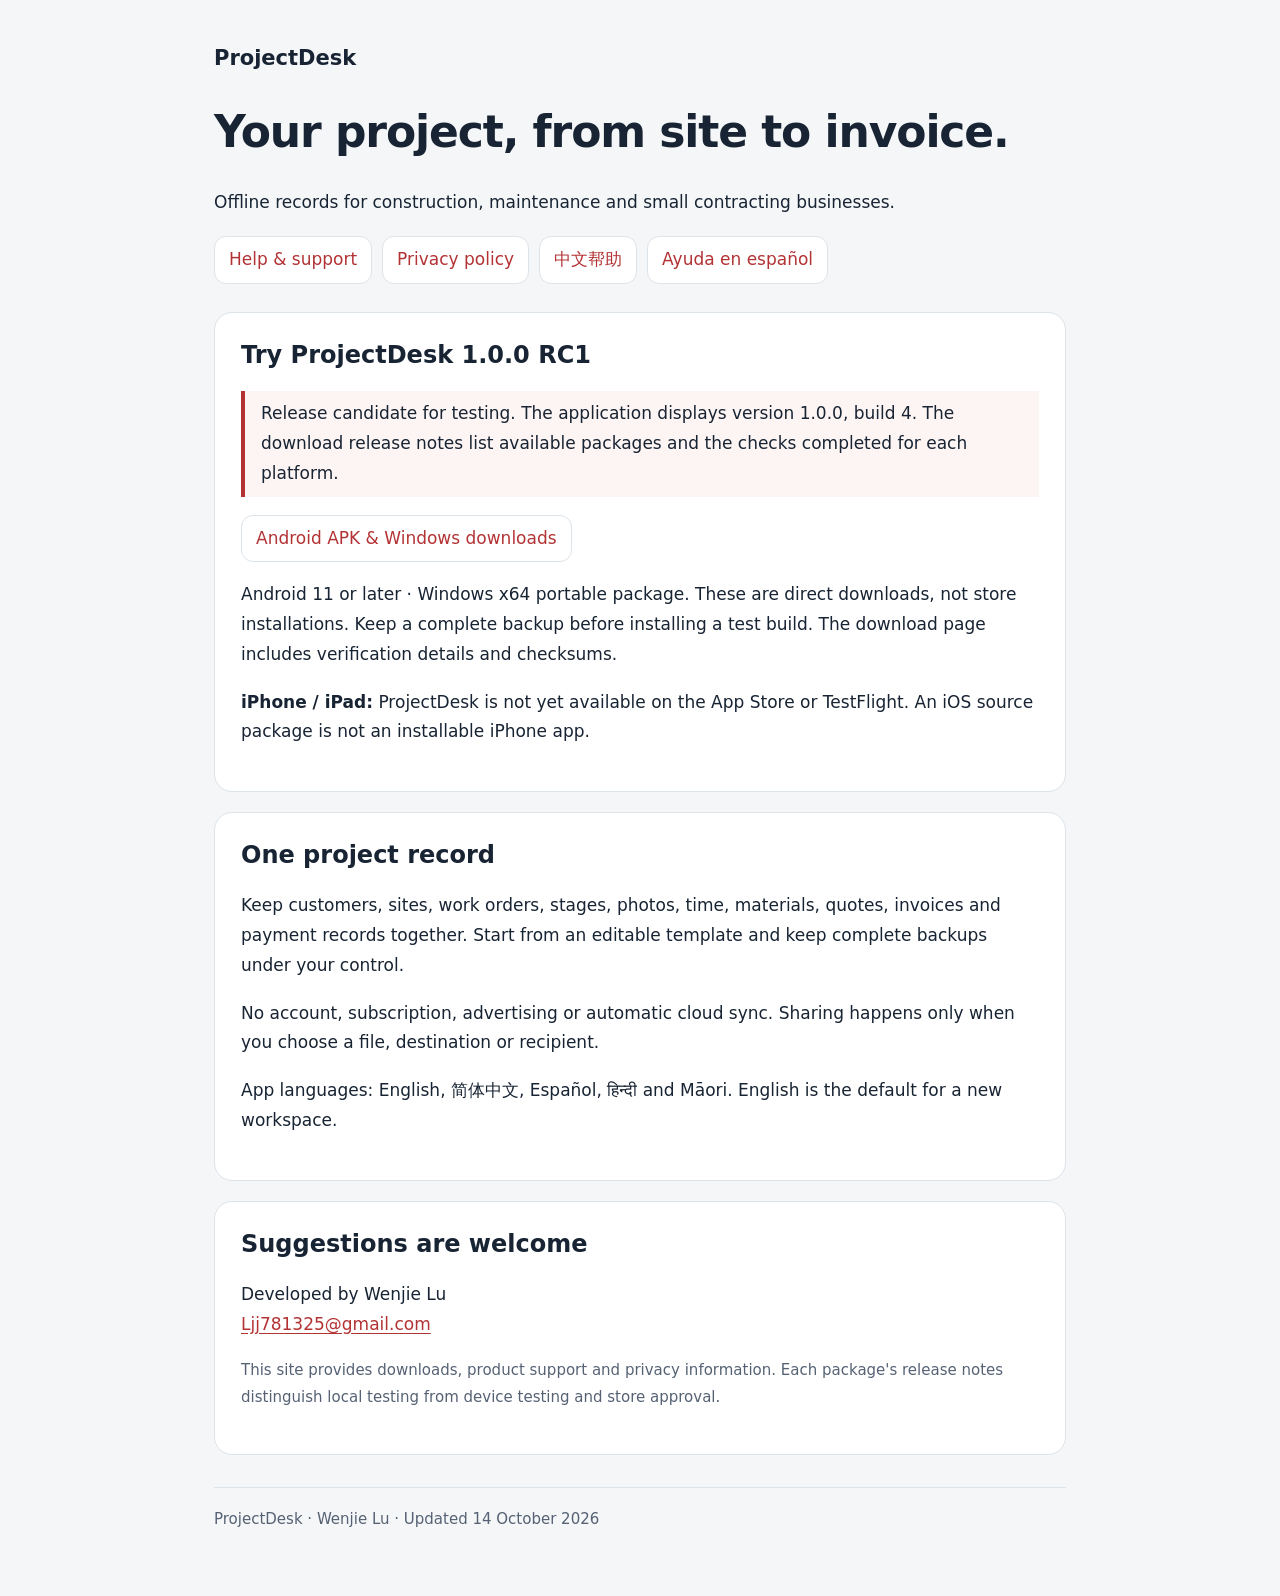
<file: index.html>
<!doctype html><html lang="en"><head><meta charset="utf-8"><meta name="viewport" content="width=device-width,initial-scale=1"><meta name="description" content="ProjectDesk downloads, help and privacy information for offline construction project records."><title>ProjectDesk — Downloads, help and privacy</title><link rel="stylesheet" href="style.css"></head><body><main><header><a class="brand" href="index.html">ProjectDesk</a><h1>Your project, from site to invoice.</h1><p>Offline records for construction, maintenance and small contracting businesses.</p><nav aria-label="Pages"><a href="support.html">Help &amp; support</a><a href="privacy.html">Privacy policy</a><a href="support.html#zh">中文帮助</a><a href="support.html#es">Ayuda en español</a></nav></header><section><h2>Try ProjectDesk 1.0.0 RC1</h2><p class="callout">Release candidate for testing. The application displays version 1.0.0, build 4. The download release notes list available packages and the checks completed for each platform.</p><nav aria-label="Downloads"><a href="https://github.com/luwenjieph-cyber/ProjectDesk-Downloads/releases/tag/v1.0.0-rc.1">Android APK &amp; Windows downloads</a></nav><p>Android 11 or later · Windows x64 portable package. These are direct downloads, not store installations. Keep a complete backup before installing a test build. The download page includes verification details and checksums.</p><p><strong>iPhone / iPad:</strong> ProjectDesk is not yet available on the App Store or TestFlight. An iOS source package is not an installable iPhone app.</p></section><section><h2>One project record</h2><p>Keep customers, sites, work orders, stages, photos, time, materials, quotes, invoices and payment records together. Start from an editable template and keep complete backups under your control.</p><p>No account, subscription, advertising or automatic cloud sync. Sharing happens only when you choose a file, destination or recipient.</p><p>App languages: English, 简体中文, Español, हिन्दी and Māori. English is the default for a new workspace.</p></section><section><h2>Suggestions are welcome</h2><p>Developed by Wenjie Lu<br><a href="mailto:Ljj781325@gmail.com">Ljj781325@gmail.com</a></p><p class="muted">This site provides downloads, product support and privacy information. Each package's release notes distinguish local testing from device testing and store approval.</p></section><footer>ProjectDesk · Wenjie Lu · Updated 14 October 2026</footer></main></body></html>
</file>
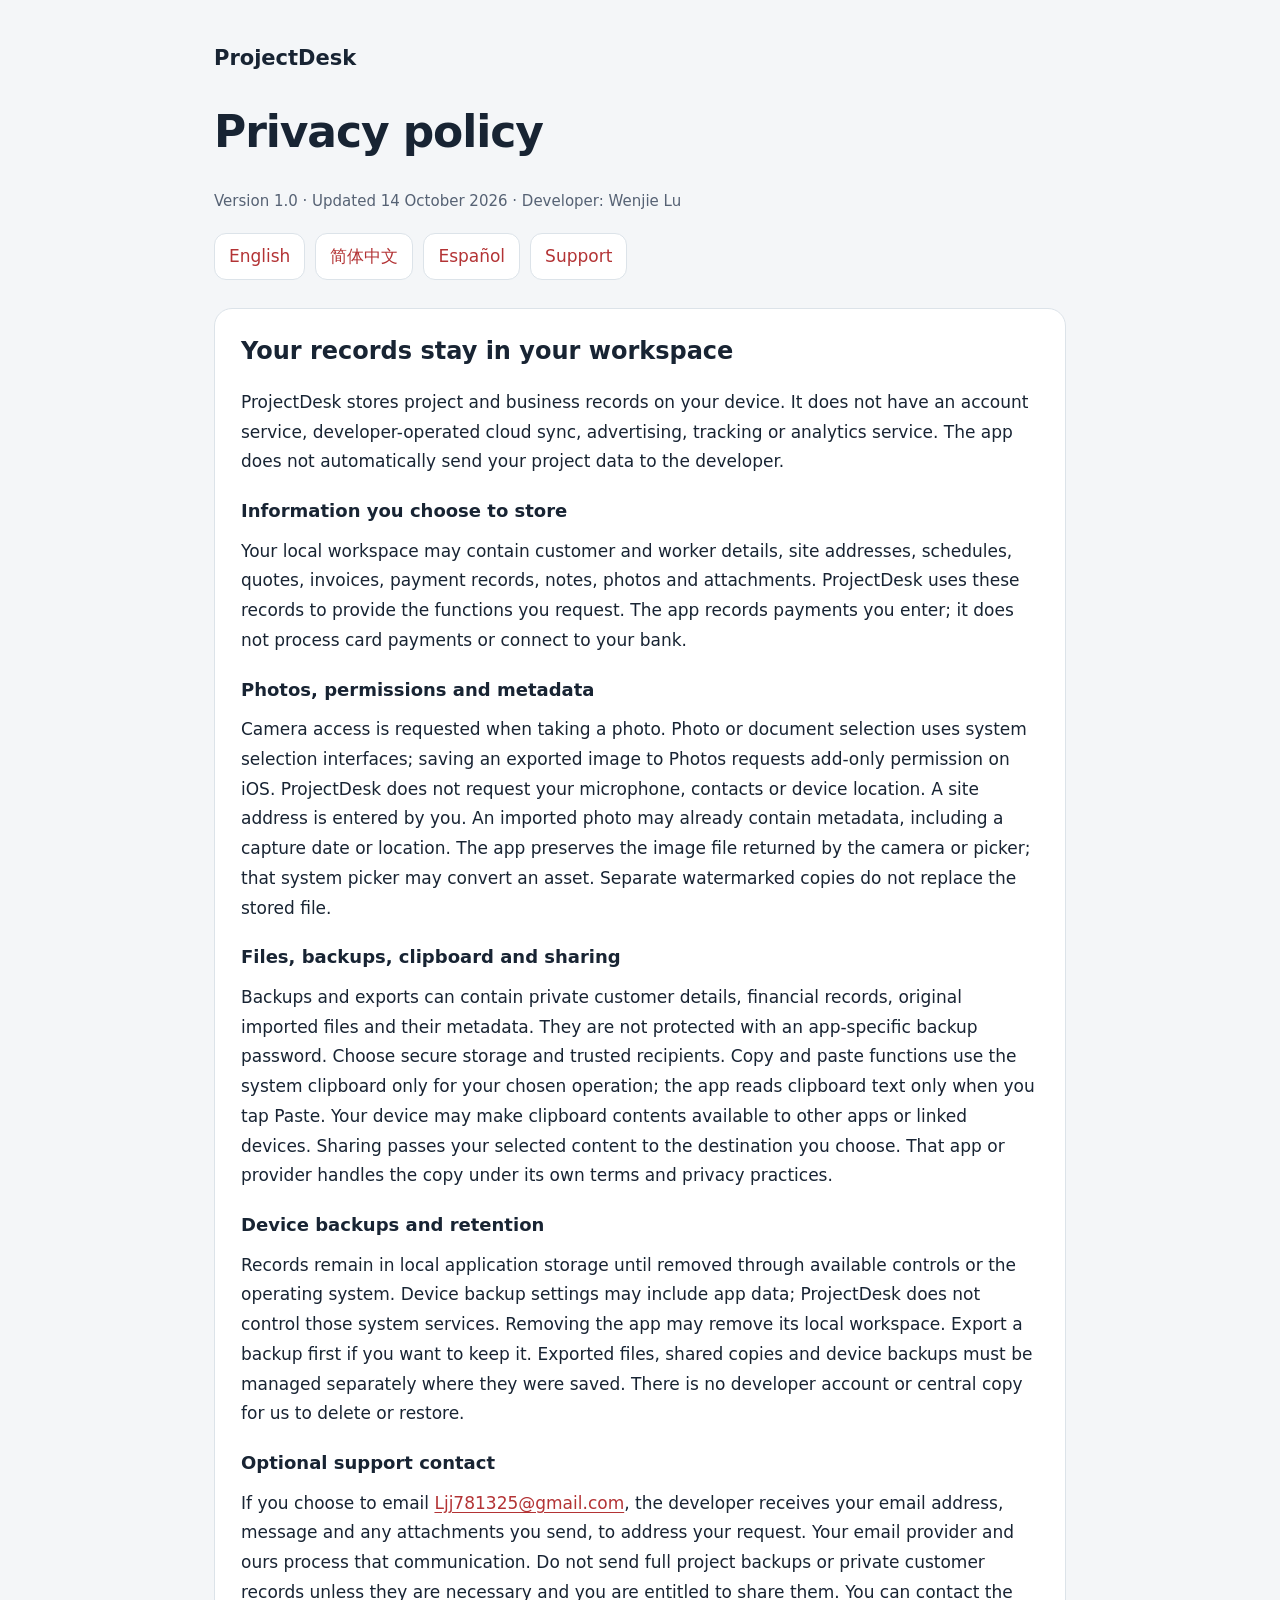
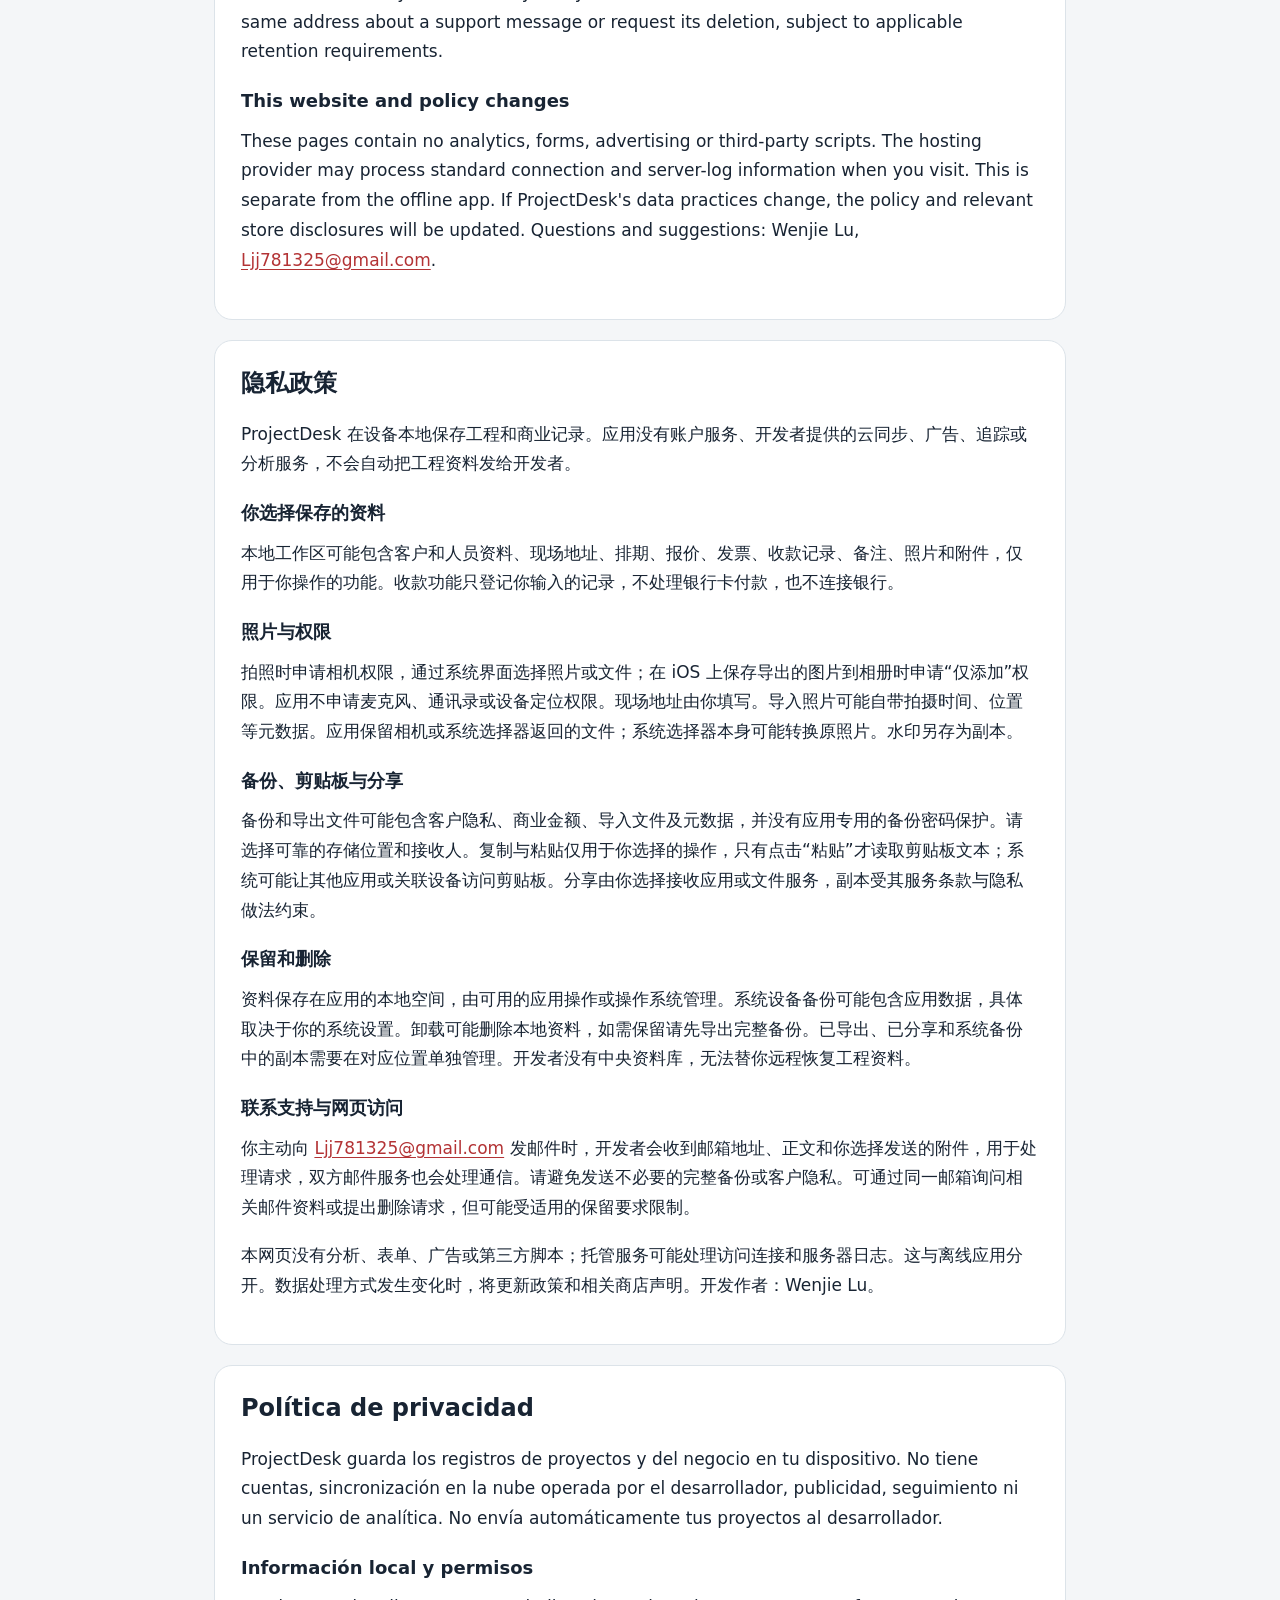
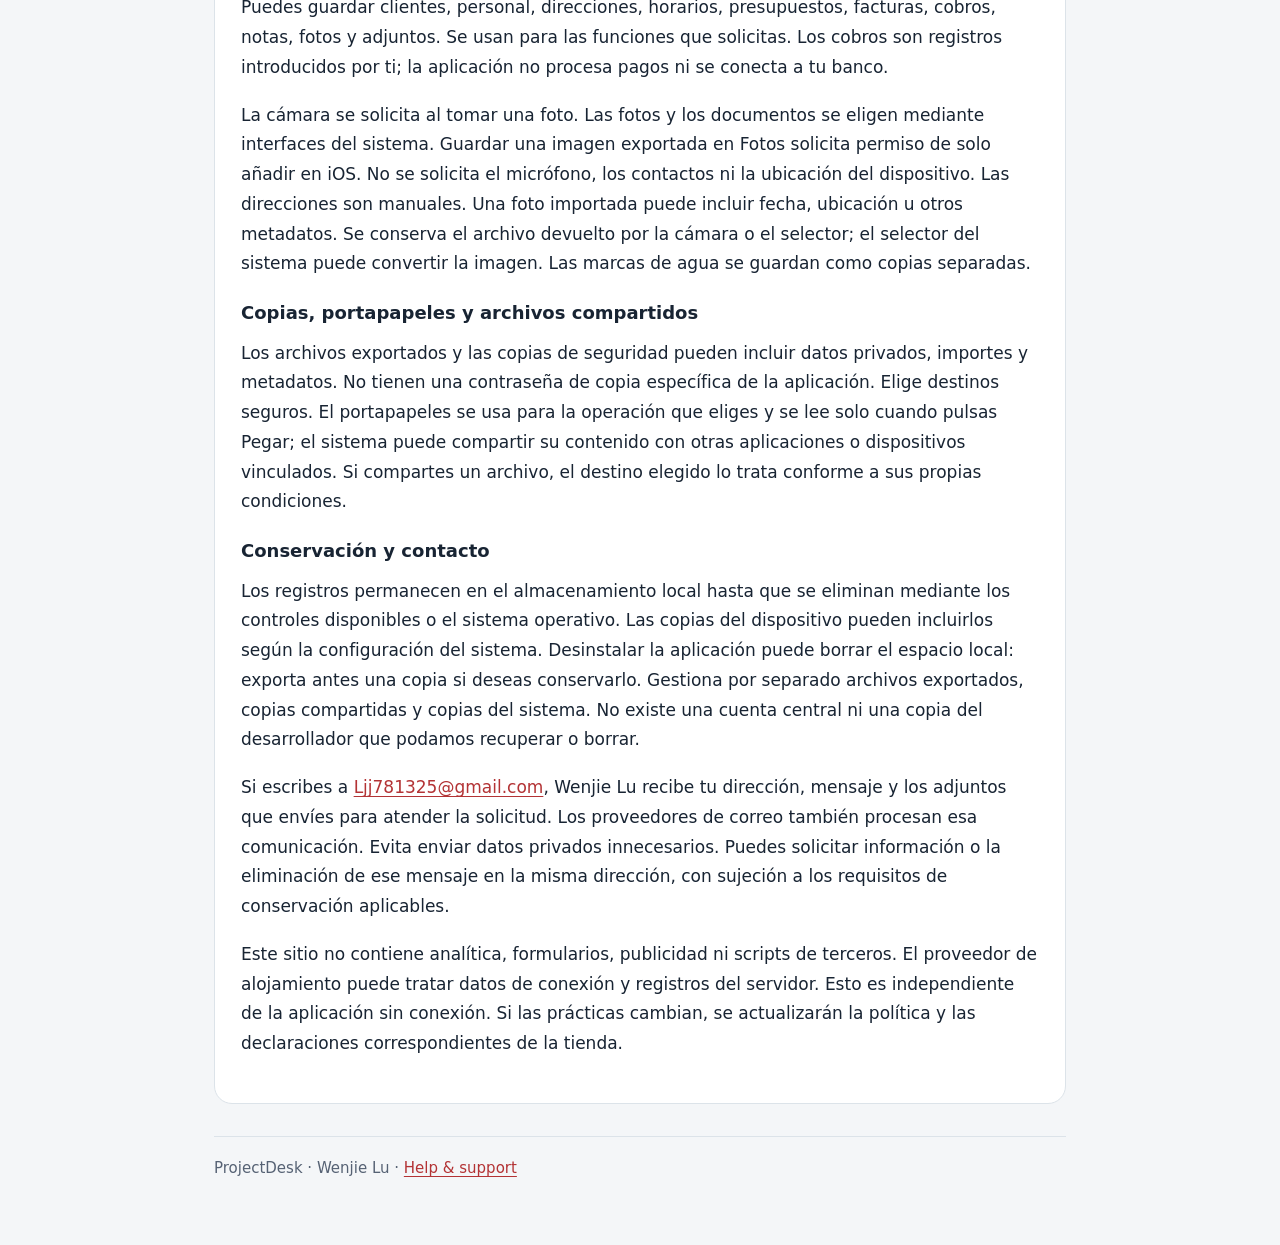
<file: privacy.html>
<!doctype html><html lang="en"><head><meta charset="utf-8"><meta name="viewport" content="width=device-width,initial-scale=1"><meta name="description" content="ProjectDesk privacy policy: local project records, explicit sharing and optional support contact."><title>ProjectDesk — Privacy policy</title><link rel="stylesheet" href="style.css"></head><body><main><header><a class="brand" href="index.html">ProjectDesk</a><h1>Privacy policy</h1><p class="muted">Version 1.0 · Updated 14 October 2026 · Developer: Wenjie Lu</p><nav aria-label="Language"><a href="#en">English</a><a href="#zh">简体中文</a><a href="#es">Español</a><a href="support.html">Support</a></nav></header>
<section id="en" lang="en"><h2>Your records stay in your workspace</h2><p>ProjectDesk stores project and business records on your device. It does not have an account service, developer-operated cloud sync, advertising, tracking or analytics service. The app does not automatically send your project data to the developer.</p><h3>Information you choose to store</h3><p>Your local workspace may contain customer and worker details, site addresses, schedules, quotes, invoices, payment records, notes, photos and attachments. ProjectDesk uses these records to provide the functions you request. The app records payments you enter; it does not process card payments or connect to your bank.</p><h3>Photos, permissions and metadata</h3><p>Camera access is requested when taking a photo. Photo or document selection uses system selection interfaces; saving an exported image to Photos requests add-only permission on iOS. ProjectDesk does not request your microphone, contacts or device location. A site address is entered by you. An imported photo may already contain metadata, including a capture date or location. The app preserves the image file returned by the camera or picker; that system picker may convert an asset. Separate watermarked copies do not replace the stored file.</p><h3>Files, backups, clipboard and sharing</h3><p>Backups and exports can contain private customer details, financial records, original imported files and their metadata. They are not protected with an app-specific backup password. Choose secure storage and trusted recipients. Copy and paste functions use the system clipboard only for your chosen operation; the app reads clipboard text only when you tap Paste. Your device may make clipboard contents available to other apps or linked devices. Sharing passes your selected content to the destination you choose. That app or provider handles the copy under its own terms and privacy practices.</p><h3>Device backups and retention</h3><p>Records remain in local application storage until removed through available controls or the operating system. Device backup settings may include app data; ProjectDesk does not control those system services. Removing the app may remove its local workspace. Export a backup first if you want to keep it. Exported files, shared copies and device backups must be managed separately where they were saved. There is no developer account or central copy for us to delete or restore.</p><h3>Optional support contact</h3><p>If you choose to email <a href="mailto:Ljj781325@gmail.com">Ljj781325@gmail.com</a>, the developer receives your email address, message and any attachments you send, to address your request. Your email provider and ours process that communication. Do not send full project backups or private customer records unless they are necessary and you are entitled to share them. You can contact the same address about a support message or request its deletion, subject to applicable retention requirements.</p><h3>This website and policy changes</h3><p>These pages contain no analytics, forms, advertising or third-party scripts. The hosting provider may process standard connection and server-log information when you visit. This is separate from the offline app. If ProjectDesk's data practices change, the policy and relevant store disclosures will be updated. Questions and suggestions: Wenjie Lu, <a href="mailto:Ljj781325@gmail.com">Ljj781325@gmail.com</a>.</p></section>
<section id="zh" lang="zh-Hans"><h2>隐私政策</h2><p>ProjectDesk 在设备本地保存工程和商业记录。应用没有账户服务、开发者提供的云同步、广告、追踪或分析服务，不会自动把工程资料发给开发者。</p><h3>你选择保存的资料</h3><p>本地工作区可能包含客户和人员资料、现场地址、排期、报价、发票、收款记录、备注、照片和附件，仅用于你操作的功能。收款功能只登记你输入的记录，不处理银行卡付款，也不连接银行。</p><h3>照片与权限</h3><p>拍照时申请相机权限，通过系统界面选择照片或文件；在 iOS 上保存导出的图片到相册时申请“仅添加”权限。应用不申请麦克风、通讯录或设备定位权限。现场地址由你填写。导入照片可能自带拍摄时间、位置等元数据。应用保留相机或系统选择器返回的文件；系统选择器本身可能转换原照片。水印另存为副本。</p><h3>备份、剪贴板与分享</h3><p>备份和导出文件可能包含客户隐私、商业金额、导入文件及元数据，并没有应用专用的备份密码保护。请选择可靠的存储位置和接收人。复制与粘贴仅用于你选择的操作，只有点击“粘贴”才读取剪贴板文本；系统可能让其他应用或关联设备访问剪贴板。分享由你选择接收应用或文件服务，副本受其服务条款与隐私做法约束。</p><h3>保留和删除</h3><p>资料保存在应用的本地空间，由可用的应用操作或操作系统管理。系统设备备份可能包含应用数据，具体取决于你的系统设置。卸载可能删除本地资料，如需保留请先导出完整备份。已导出、已分享和系统备份中的副本需要在对应位置单独管理。开发者没有中央资料库，无法替你远程恢复工程资料。</p><h3>联系支持与网页访问</h3><p>你主动向 <a href="mailto:Ljj781325@gmail.com">Ljj781325@gmail.com</a> 发邮件时，开发者会收到邮箱地址、正文和你选择发送的附件，用于处理请求，双方邮件服务也会处理通信。请避免发送不必要的完整备份或客户隐私。可通过同一邮箱询问相关邮件资料或提出删除请求，但可能受适用的保留要求限制。</p><p>本网页没有分析、表单、广告或第三方脚本；托管服务可能处理访问连接和服务器日志。这与离线应用分开。数据处理方式发生变化时，将更新政策和相关商店声明。开发作者：Wenjie Lu。</p></section>
<section id="es" lang="es"><h2>Política de privacidad</h2><p>ProjectDesk guarda los registros de proyectos y del negocio en tu dispositivo. No tiene cuentas, sincronización en la nube operada por el desarrollador, publicidad, seguimiento ni un servicio de analítica. No envía automáticamente tus proyectos al desarrollador.</p><h3>Información local y permisos</h3><p>Puedes guardar clientes, personal, direcciones, horarios, presupuestos, facturas, cobros, notas, fotos y adjuntos. Se usan para las funciones que solicitas. Los cobros son registros introducidos por ti; la aplicación no procesa pagos ni se conecta a tu banco.</p><p>La cámara se solicita al tomar una foto. Las fotos y los documentos se eligen mediante interfaces del sistema. Guardar una imagen exportada en Fotos solicita permiso de solo añadir en iOS. No se solicita el micrófono, los contactos ni la ubicación del dispositivo. Las direcciones son manuales. Una foto importada puede incluir fecha, ubicación u otros metadatos. Se conserva el archivo devuelto por la cámara o el selector; el selector del sistema puede convertir la imagen. Las marcas de agua se guardan como copias separadas.</p><h3>Copias, portapapeles y archivos compartidos</h3><p>Los archivos exportados y las copias de seguridad pueden incluir datos privados, importes y metadatos. No tienen una contraseña de copia específica de la aplicación. Elige destinos seguros. El portapapeles se usa para la operación que eliges y se lee solo cuando pulsas Pegar; el sistema puede compartir su contenido con otras aplicaciones o dispositivos vinculados. Si compartes un archivo, el destino elegido lo trata conforme a sus propias condiciones.</p><h3>Conservación y contacto</h3><p>Los registros permanecen en el almacenamiento local hasta que se eliminan mediante los controles disponibles o el sistema operativo. Las copias del dispositivo pueden incluirlos según la configuración del sistema. Desinstalar la aplicación puede borrar el espacio local: exporta antes una copia si deseas conservarlo. Gestiona por separado archivos exportados, copias compartidas y copias del sistema. No existe una cuenta central ni una copia del desarrollador que podamos recuperar o borrar.</p><p>Si escribes a <a href="mailto:Ljj781325@gmail.com">Ljj781325@gmail.com</a>, Wenjie Lu recibe tu dirección, mensaje y los adjuntos que envíes para atender la solicitud. Los proveedores de correo también procesan esa comunicación. Evita enviar datos privados innecesarios. Puedes solicitar información o la eliminación de ese mensaje en la misma dirección, con sujeción a los requisitos de conservación aplicables.</p><p>Este sitio no contiene analítica, formularios, publicidad ni scripts de terceros. El proveedor de alojamiento puede tratar datos de conexión y registros del servidor. Esto es independiente de la aplicación sin conexión. Si las prácticas cambian, se actualizarán la política y las declaraciones correspondientes de la tienda.</p></section><footer>ProjectDesk · Wenjie Lu · <a href="support.html">Help &amp; support</a></footer></main></body></html>
</file>
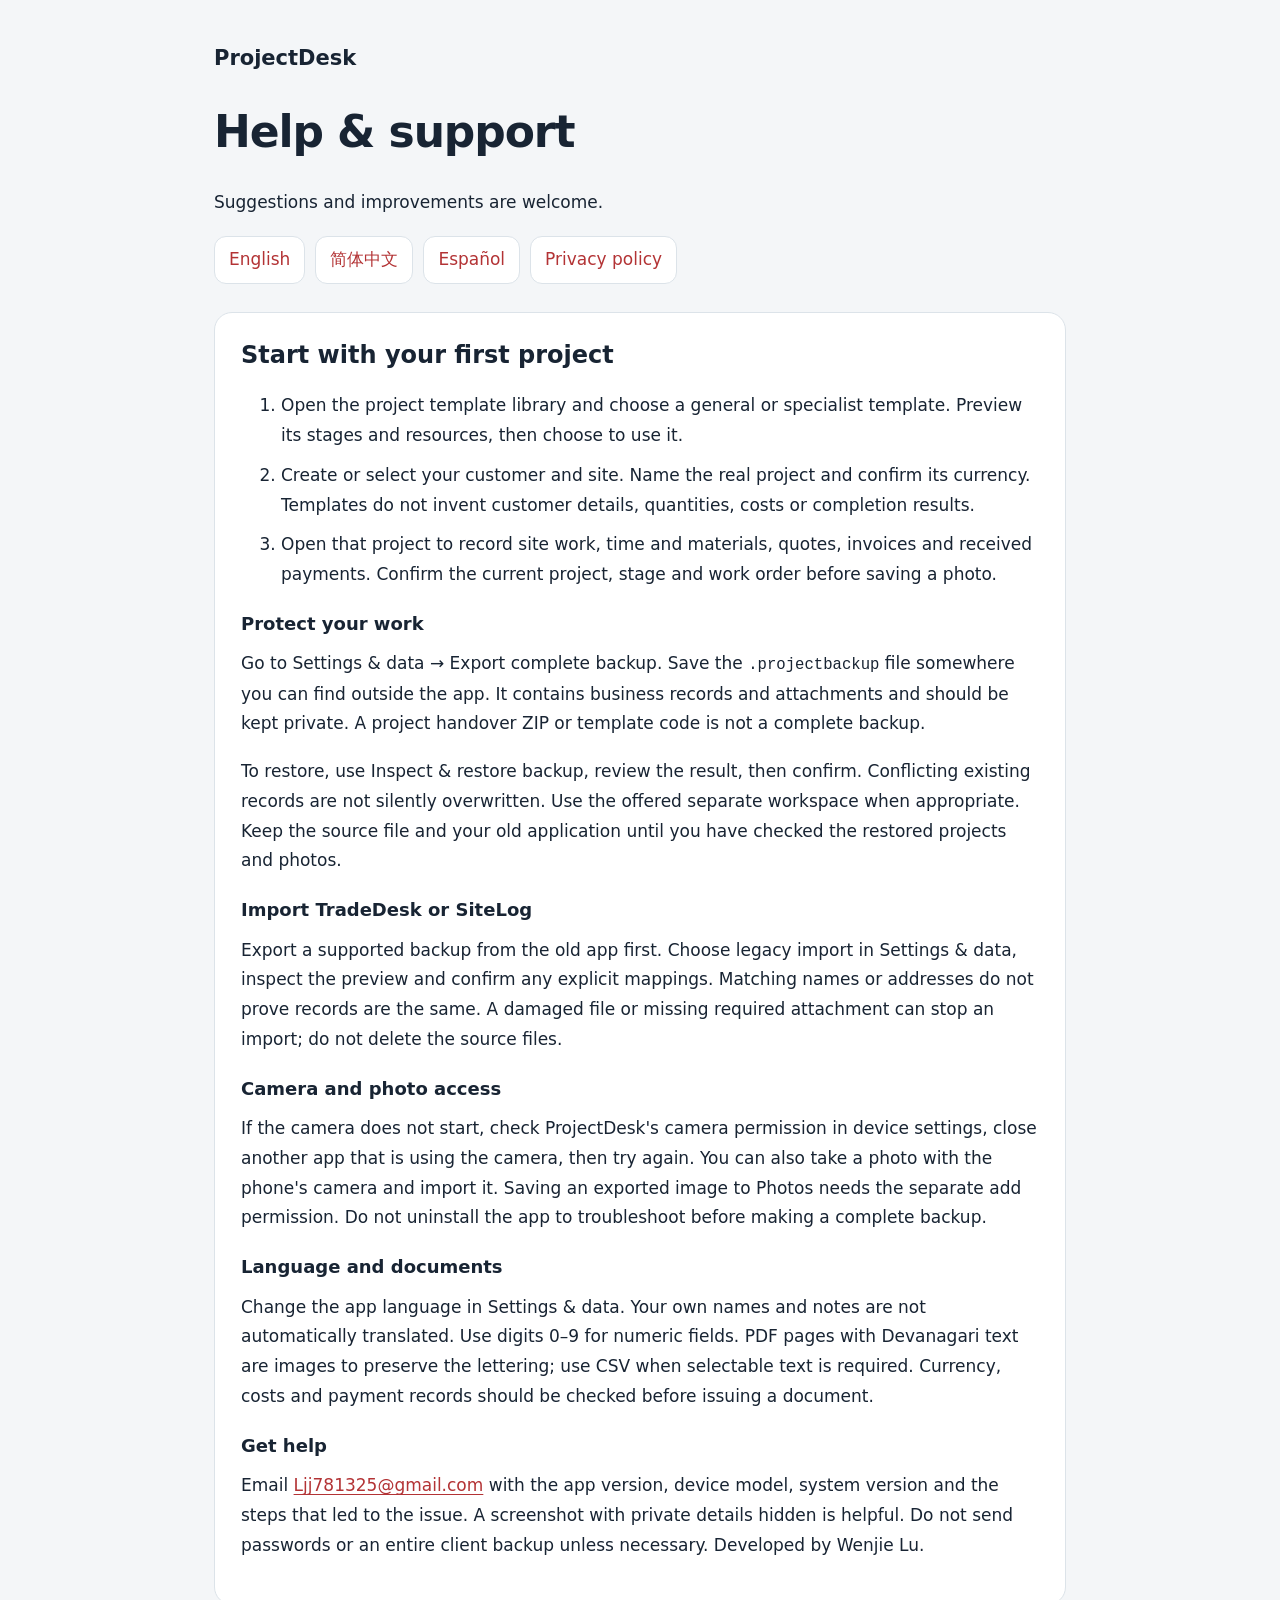
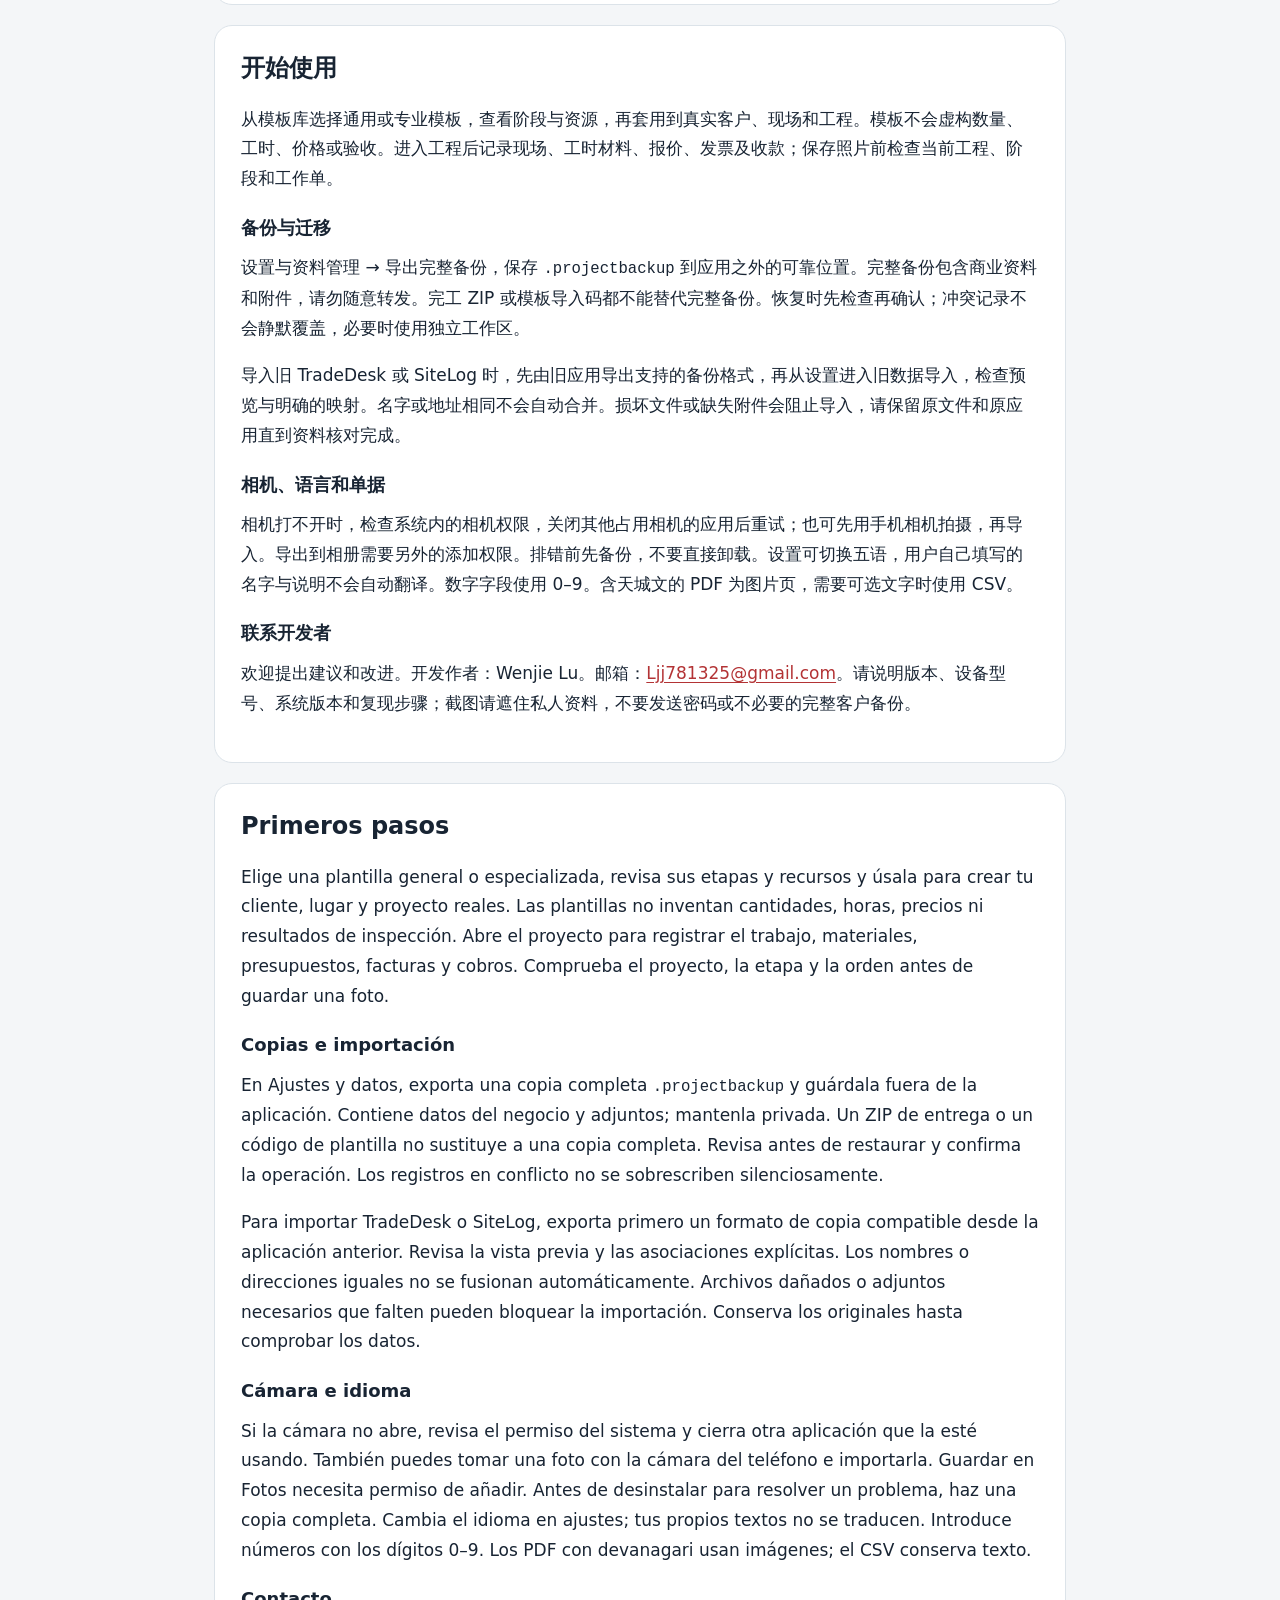
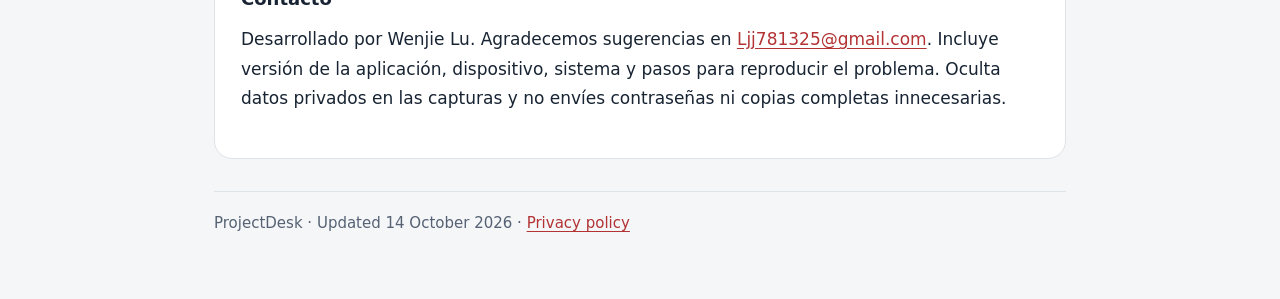
<file: support.html>
<!doctype html><html lang="en"><head><meta charset="utf-8"><meta name="viewport" content="width=device-width,initial-scale=1"><meta name="description" content="ProjectDesk help: project templates, local backups, imports, camera permissions and support contact."><title>ProjectDesk — Help &amp; support</title><link rel="stylesheet" href="style.css"></head><body><main><header><a class="brand" href="index.html">ProjectDesk</a><h1>Help &amp; support</h1><p>Suggestions and improvements are welcome.</p><nav aria-label="Language"><a href="#en">English</a><a href="#zh">简体中文</a><a href="#es">Español</a><a href="privacy.html">Privacy policy</a></nav></header>
<section id="en" lang="en"><h2>Start with your first project</h2><ol><li>Open the project template library and choose a general or specialist template. Preview its stages and resources, then choose to use it.</li><li>Create or select your customer and site. Name the real project and confirm its currency. Templates do not invent customer details, quantities, costs or completion results.</li><li>Open that project to record site work, time and materials, quotes, invoices and received payments. Confirm the current project, stage and work order before saving a photo.</li></ol><h3>Protect your work</h3><p>Go to Settings &amp; data → Export complete backup. Save the <code>.projectbackup</code> file somewhere you can find outside the app. It contains business records and attachments and should be kept private. A project handover ZIP or template code is not a complete backup.</p><p>To restore, use Inspect &amp; restore backup, review the result, then confirm. Conflicting existing records are not silently overwritten. Use the offered separate workspace when appropriate. Keep the source file and your old application until you have checked the restored projects and photos.</p><h3>Import TradeDesk or SiteLog</h3><p>Export a supported backup from the old app first. Choose legacy import in Settings &amp; data, inspect the preview and confirm any explicit mappings. Matching names or addresses do not prove records are the same. A damaged file or missing required attachment can stop an import; do not delete the source files.</p><h3>Camera and photo access</h3><p>If the camera does not start, check ProjectDesk's camera permission in device settings, close another app that is using the camera, then try again. You can also take a photo with the phone's camera and import it. Saving an exported image to Photos needs the separate add permission. Do not uninstall the app to troubleshoot before making a complete backup.</p><h3>Language and documents</h3><p>Change the app language in Settings &amp; data. Your own names and notes are not automatically translated. Use digits 0–9 for numeric fields. PDF pages with Devanagari text are images to preserve the lettering; use CSV when selectable text is required. Currency, costs and payment records should be checked before issuing a document.</p><h3>Get help</h3><p>Email <a href="mailto:Ljj781325@gmail.com">Ljj781325@gmail.com</a> with the app version, device model, system version and the steps that led to the issue. A screenshot with private details hidden is helpful. Do not send passwords or an entire client backup unless necessary. Developed by Wenjie Lu.</p></section>
<section id="zh" lang="zh-Hans"><h2>开始使用</h2><p>从模板库选择通用或专业模板，查看阶段与资源，再套用到真实客户、现场和工程。模板不会虚构数量、工时、价格或验收。进入工程后记录现场、工时材料、报价、发票及收款；保存照片前检查当前工程、阶段和工作单。</p><h3>备份与迁移</h3><p>设置与资料管理 → 导出完整备份，保存 <code>.projectbackup</code> 到应用之外的可靠位置。完整备份包含商业资料和附件，请勿随意转发。完工 ZIP 或模板导入码都不能替代完整备份。恢复时先检查再确认；冲突记录不会静默覆盖，必要时使用独立工作区。</p><p>导入旧 TradeDesk 或 SiteLog 时，先由旧应用导出支持的备份格式，再从设置进入旧数据导入，检查预览与明确的映射。名字或地址相同不会自动合并。损坏文件或缺失附件会阻止导入，请保留原文件和原应用直到资料核对完成。</p><h3>相机、语言和单据</h3><p>相机打不开时，检查系统内的相机权限，关闭其他占用相机的应用后重试；也可先用手机相机拍摄，再导入。导出到相册需要另外的添加权限。排错前先备份，不要直接卸载。设置可切换五语，用户自己填写的名字与说明不会自动翻译。数字字段使用 0–9。含天城文的 PDF 为图片页，需要可选文字时使用 CSV。</p><h3>联系开发者</h3><p>欢迎提出建议和改进。开发作者：Wenjie Lu。邮箱：<a href="mailto:Ljj781325@gmail.com">Ljj781325@gmail.com</a>。请说明版本、设备型号、系统版本和复现步骤；截图请遮住私人资料，不要发送密码或不必要的完整客户备份。</p></section>
<section id="es" lang="es"><h2>Primeros pasos</h2><p>Elige una plantilla general o especializada, revisa sus etapas y recursos y úsala para crear tu cliente, lugar y proyecto reales. Las plantillas no inventan cantidades, horas, precios ni resultados de inspección. Abre el proyecto para registrar el trabajo, materiales, presupuestos, facturas y cobros. Comprueba el proyecto, la etapa y la orden antes de guardar una foto.</p><h3>Copias e importación</h3><p>En Ajustes y datos, exporta una copia completa <code>.projectbackup</code> y guárdala fuera de la aplicación. Contiene datos del negocio y adjuntos; mantenla privada. Un ZIP de entrega o un código de plantilla no sustituye a una copia completa. Revisa antes de restaurar y confirma la operación. Los registros en conflicto no se sobrescriben silenciosamente.</p><p>Para importar TradeDesk o SiteLog, exporta primero un formato de copia compatible desde la aplicación anterior. Revisa la vista previa y las asociaciones explícitas. Los nombres o direcciones iguales no se fusionan automáticamente. Archivos dañados o adjuntos necesarios que falten pueden bloquear la importación. Conserva los originales hasta comprobar los datos.</p><h3>Cámara e idioma</h3><p>Si la cámara no abre, revisa el permiso del sistema y cierra otra aplicación que la esté usando. También puedes tomar una foto con la cámara del teléfono e importarla. Guardar en Fotos necesita permiso de añadir. Antes de desinstalar para resolver un problema, haz una copia completa. Cambia el idioma en ajustes; tus propios textos no se traducen. Introduce números con los dígitos 0–9. Los PDF con devanagari usan imágenes; el CSV conserva texto.</p><h3>Contacto</h3><p>Desarrollado por Wenjie Lu. Agradecemos sugerencias en <a href="mailto:Ljj781325@gmail.com">Ljj781325@gmail.com</a>. Incluye versión de la aplicación, dispositivo, sistema y pasos para reproducir el problema. Oculta datos privados en las capturas y no envíes contraseñas ni copias completas innecesarias.</p></section><footer>ProjectDesk · Updated 14 October 2026 · <a href="privacy.html">Privacy policy</a></footer></main></body></html>
</file>
<file: style.css>
:root{color-scheme:light;--ink:#182433;--muted:#566274;--line:#dce3e9;--accent:#b33335;--paper:#fff;--bg:#f4f6f8}*{box-sizing:border-box}body{margin:0;background:var(--bg);color:var(--ink);font:17px/1.75 system-ui,-apple-system,"Segoe UI",sans-serif}main{max-width:900px;margin:auto;padding:40px 24px 64px}header{margin-bottom:28px}.brand{font-weight:750;font-size:21px;color:var(--ink);text-decoration:none}h1{font-size:clamp(30px,5vw,44px);line-height:1.2;letter-spacing:-.025em}h2{font-size:24px;line-height:1.35;margin-top:0}h3{font-size:18px;margin-bottom:4px}p{margin:10px 0 18px}.muted,footer{color:var(--muted);font-size:15px}nav{display:flex;flex-wrap:wrap;gap:10px;margin:18px 0}nav a{border:1px solid var(--line);padding:8px 14px;background:var(--paper);border-radius:12px;text-decoration:none;min-height:44px}a{color:var(--accent);text-underline-offset:3px}a:focus-visible{outline:3px solid var(--accent);outline-offset:4px}section{background:var(--paper);padding:26px;border:1px solid var(--line);border-radius:18px;margin-bottom:20px;scroll-margin-top:16px}li{margin:10px 0}.callout{border-left:4px solid var(--accent);padding:8px 16px;background:#fdf5f3}code{font-size:.92em;overflow-wrap:anywhere}footer{margin-top:32px;border-top:1px solid var(--line);padding-top:18px}@media(max-width:520px){main{padding:24px 16px 40px}section{padding:20px}body{font-size:16px}}@media print{body{background:white}nav{display:none}section{break-inside:avoid}a{color:inherit}}
</file>
